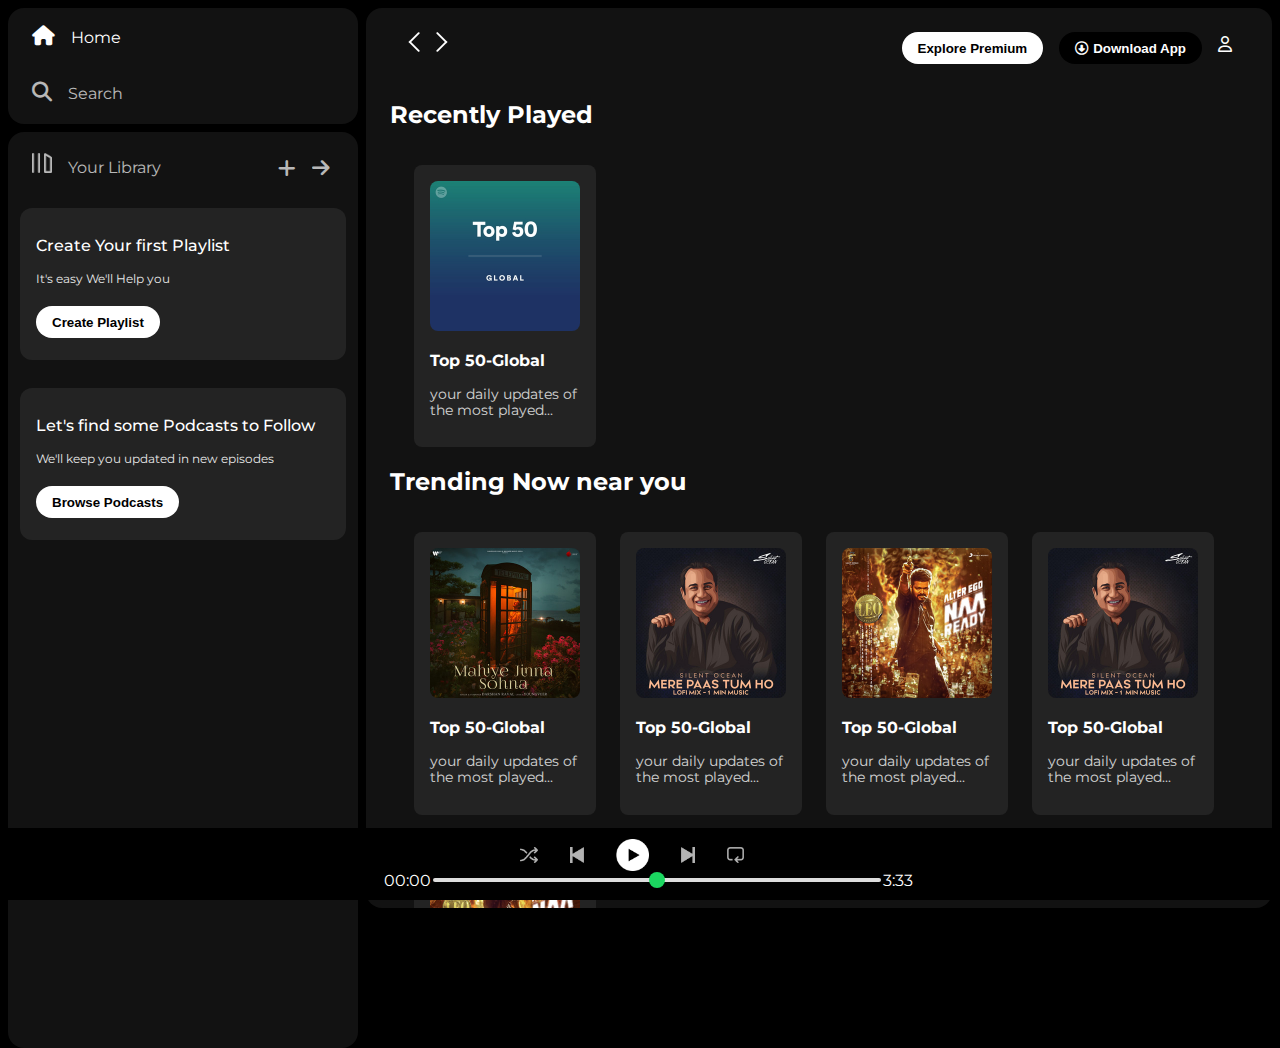
<file: index.html>
<!DOCTYPE html>
<html lang="en">
<head>
    <meta charset="UTF-8">
    <meta name="viewport" content="width=device-width, initial-scale=1.0">
    <link rel="stylesheet" href="https://cdnjs.cloudflare.com/ajax/libs/font-awesome/6.7.2/css/all.min.css" integrity="sha512-Evv84Mr4kqVGRNSgIGL/F/aIDqQb7xQ2vcrdIwxfjThSH8CSR7PBEakCr51Ck+w+/U6swU2Im1vVX0SVk9ABhg==" crossorigin="anonymous" referrerpolicy="no-referrer" />
    <link rel="icon" href="logo.png">
    <link rel="stylesheet" href="style.css">
    <title>Spotify - Web Player: Music for everyone</title>
    <link rel="preconnect" href="https://fonts.googleapis.com">
    <link rel="preconnect" href="https://fonts.gstatic.com" crossorigin>
    <link href="https://fonts.googleapis.com/css2?family=Montserrat:ital,wght@0,100..900;1,100..900&display=swap" rel="stylesheet">
</head>
<body>
    <div class="main">
        <p></p>
        <div class="sidebar">
            <div class="nav">
                <div class="nav-option" style="opacity:1;">
                    <i class="fa-solid fa-house"></i>
                    <a href="#">Home</a>
                </div>
                <div class="nav-option">
                    <i class="fa-solid fa-magnifying-glass"></i>
                    <a href="#">Search</a>
                </div>
            </div>
            <div class="library">
                <div class="option" >
                    <div class="lib-option nav-option" >
                        <img src="library_icon.png">
                        <a href="#">Your Library</a>
                    </div>
                    <div class="icons">
                        <i class="fa-solid fa-plus"></i> 
                        <i class="fa-solid fa-arrow-right"></i>
                    </div>
                </div>
                <div class="lib-box">
                    <div class="box">
                        <p class="box-p1">Create Your first Playlist</p>
                        <p class="box-p2">It's easy We'll Help you</p>
                        <button class="badge">Create Playlist</button>
                    </div>
                    <div class="box">
                        <p class="box-p1">Let's find some Podcasts to Follow</p>
                        <p class="box-p2">We'll keep you updated in new episodes</p>
                        <button class="badge">Browse Podcasts</button>
                    </div>
                </div>
            </div>
        </div>
        <div class="main-content">
            <div class="sticky-nav">
              <div class="sticky-nav-icons">
                <img src="backward_icon.png">
                <img src="forward_icon.png" class="hide">
              </div>
              <div class="sticky-nav-options">
                <button class="badge nav-item hide">Explore Premium</button>
                <button class="badge  nav-item dark-badge"><i class="fa-regular fa-circle-down" style="margin-right:5px;"></i>Download App</button>
                <i class="fa-regular fa-user  nav-item"></i>
              </div>
            </div>


            <h2>Recently Played</h2>
            <div class="cards-container">
                <div class="card">
                    <img src="card1img.jpeg" class="card-img">
                    <p class="card-title">Top 50-Global</p>
                    <p class="card-info">your daily updates of the most played...</p>
                </div>
            </div>


            <h2>Trending Now near you</h2>
            <div class="cards-container">
                <div class="card">
                    <img src="card2img.jpeg" class="card-img">
                    <p class="card-title">Top 50-Global</p>
                    <p class="card-info">your daily updates of the most played...</p>
                </div>

                <div class="card">
                    <img src="card3img.jpeg" class="card-img">
                    <p class="card-title">Top 50-Global</p>
                    <p class="card-info">your daily updates of the most played...</p>
                </div>

                <div class="card">
                    <img src="card4img.jpeg" class="card-img">
                    <p class="card-title">Top 50-Global</p>
                    <p class="card-info">your daily updates of the most played...</p>
                </div>

                <div class="card">
                    <img src="card3img.jpeg" class="card-img">
                    <p class="card-title">Top 50-Global</p>
                    <p class="card-info">your daily updates of the most played...</p>
                </div>

                <div class="card">
                    <img src="card4img.jpeg" class="card-img">
                    <p class="card-title">Top 50-Global</p>
                    <p class="card-info">your daily updates of the most played...</p>
                </div>
            </div>

            <h2>Featured Chart</h2>
            <div class="cards-container">
                <div class="card">
                    <img src="card5img.jpeg" class="card-img">
                    <p class="card-title">Top 50-Global</p>
                    <p class="card-info">your daily updates of the most played...</p>
                </div>

                <div class="card">
                    <img src="card6img.jpeg" class="card-img">
                    <p class="card-title">Top Songs-India</p>
                    <p class="card-info">your daily updates of the most played...</p>
                </div>

                <div class="card">
                    <img src="card1img.jpeg" class="card-img">
                    <p class="card-title">Top 50-Global</p>
                    <p class="card-info">your daily updates of the most played...</p>
                </div>
            </div>
            <div class="footer">
                <div class="line"></div>
            </div>
        </div>
        <div class="music-player">
            <div class="album"></div>
            <div class="player">
                <div class="player-control">
                    <img src="player_icon1.png" class="player-control-icon">
                    <img src="player_icon2.png" class="player-control-icon">
                    <img src="player_icon3.png" class="player-control-icon" style="opacity:1; height:2rem;">
                    <img src="player_icon4.png" class="player-control-icon">
                    <img src="player_icon5.png" class="player-control-icon">
                </div>
                <div class="playback-bar">
                  <span class="curr-time">00:00</span>
                  <input type="range" min="0" max="100" claSS="progress-bar" > 
                  <span class="tot-time">3:33</span>
                </div>
            </div>
            <div class="controls"></div>
        </div>
    </div>
</body>
</html>
</file>
<file: style.css>
body{
    font-family: "Montserrat", sans-serif;
    margin:0;
    background-color: black;
    color: #fff;
    overflow:hidden;
}
.main{
    display:flex;
    height:100vh;
    padding: 0.5rem;
}
.sidebar{
    background-color: black;
    width:350px;
    border-radius: 1rem;     \\1 rem =16px;
    margin-right:0.5rem;
}
.main-content{
    background-color:#121212;
    flex:1;
    border-radius: 1rem;
    overflow: auto;
    padding:0 1.5rem 0 1.5rem;
}
.music-player{
    background-color: black;
    color:white;
    position:fixed;
    bottom: 0px;
    width:100%;
    height:72px; 
}
a{
    text-decoration: none;
    color:white;
}
.nav{
    background-color: #121212;
    border-radius: 1rem;
    display: flex;
    flex-direction: column;
    justify-content: center;
    height:100px ;
    padding:0.5rem 0.75rem ;
}
.nav-option{
line-height: 2.5rem;
opacity:0.7 ;
padding:0.5rem 0.75rem;
}
.nav-option:hover{
    opacity:1;
    }
.nav-option i{
    font-size: 1.25rem;
}
.nav-option a{
    font-size: 1rem;
    margin-left:0.75rem;
}
.library{
    background-color: #121212;
    border-radius: 1rem;
    height: 100%;
    margin-top: 0.5rem;
    padding:0.5rem 0.75rem ;
}
.option{
    display:flex;
    justify-content: space-between;
    align-items: center;
}
.lib-option img{
    height:1.25rem;
    width:1.25rem;
}
.icons{
    font-size:1.25rem;
    display: flex;
}
.icons i{
    opacity:0.7;
    margin-right: 1rem;
    
}
.icons i:hover{
    opacity: 1;
}
.box{
    height:8rem;
    background-color: #232323;
    border-radius: 0.75rem;
    margin:0.75rem 0 1.75rem 0;
    padding:0.75rem 1rem;
}
.box-p1{
    font-size: 1rem;
   
    font-weight:500 ;
}
.box-p2{
    font-size: 0.75rem;
    opacity: 0.9;
    /* padding: 0px 20px; */
}
.badge{
    background-color: #fff;
    border: none;
    border-radius:100px;
    padding:0.25rem 1rem;
    font-weight: 700;
    margin-top: 0.5rem;
    height:2rem;
    width:fit-content;
}
.dark-badge{
    background-color: #000;
    color:#fff;
}
.sticky-nav{
    position:sticky;
    top: 0;
    background-color: #121212;
    display:flex;
    justify-content: space-between;
    align-items: center;
    padding: 1rem 0 1rem 0 ;
    z-index: 10;
}
.sticky-nav-icons{
    margin-left: 0.75rem;
}
.sticky-nav-options{
    display:flex;
    justify-content: center;
    align-items:center ;
}
.nav-item{
    margin-right: 1rem;
}
@media (max-width:1000px){
    .hide{
        display:none;
    }
}
/* }to hide after the screen change */
.card{
    background-color: #232323;
    width:150px;
    border-radius:0.5rem;
    padding:1rem;
    margin-left: 1.5rem;
    margin-top: 1rem;
}
.cards-container{
    display:flex;
    flex-wrap: wrap;
   
}
.card-img{
    width:100% ;
    border-radius:0.5rem;
}
.card-title{
    font-weight:700;
}
.card-info{
    font-size:0.85rem;
    opacity:0.8 ;
}
.footer{
    height:200px;
    display:flex;
    align-items: center;
    justify-content: center;
}
.line{
  width:90%;
  height:50%;
  border-top:1px solid white;
  opacity:0.4;
}
.song-played-image{
    width:100% ;
    width:30%;
    height:100%;
}
.music-player{
    display:flex;
    justify-content: space-between;
    align-items: center;
}
.album{
    width:25%;
    
}
.player{
    width:50%;
   
}
.controls{
    width:25%;
    
}

.player-control{
    display:flex;
    justify-content:center;
    align-items: center;
}
.player-control-icon{
    height:1rem;
    margin-right:2rem;
    opacity:0.7;
}
.player-control-icon:hover{
    opacity:1;
}
.playback-bar{
    display:flex;
    justify-content: center;
    align-items:center;
}
.progress-bar{
    width:70%;
    appearance:none;
    background-color: transparent;
    cursor:pointer;
}
.progress-bar::-webkit-slider-runnable-track{
    background-color: #ddd;
    border-radius: 100px;
    height:0.2rem;
}
.progress-bar::-webkit-slider-thumb{
    appearance: none;
    height:1rem;
    width:1rem;
    background-color:#1bd760 ;
    border-radius:50% ;
    margin-top: -6px;
}
</file>
